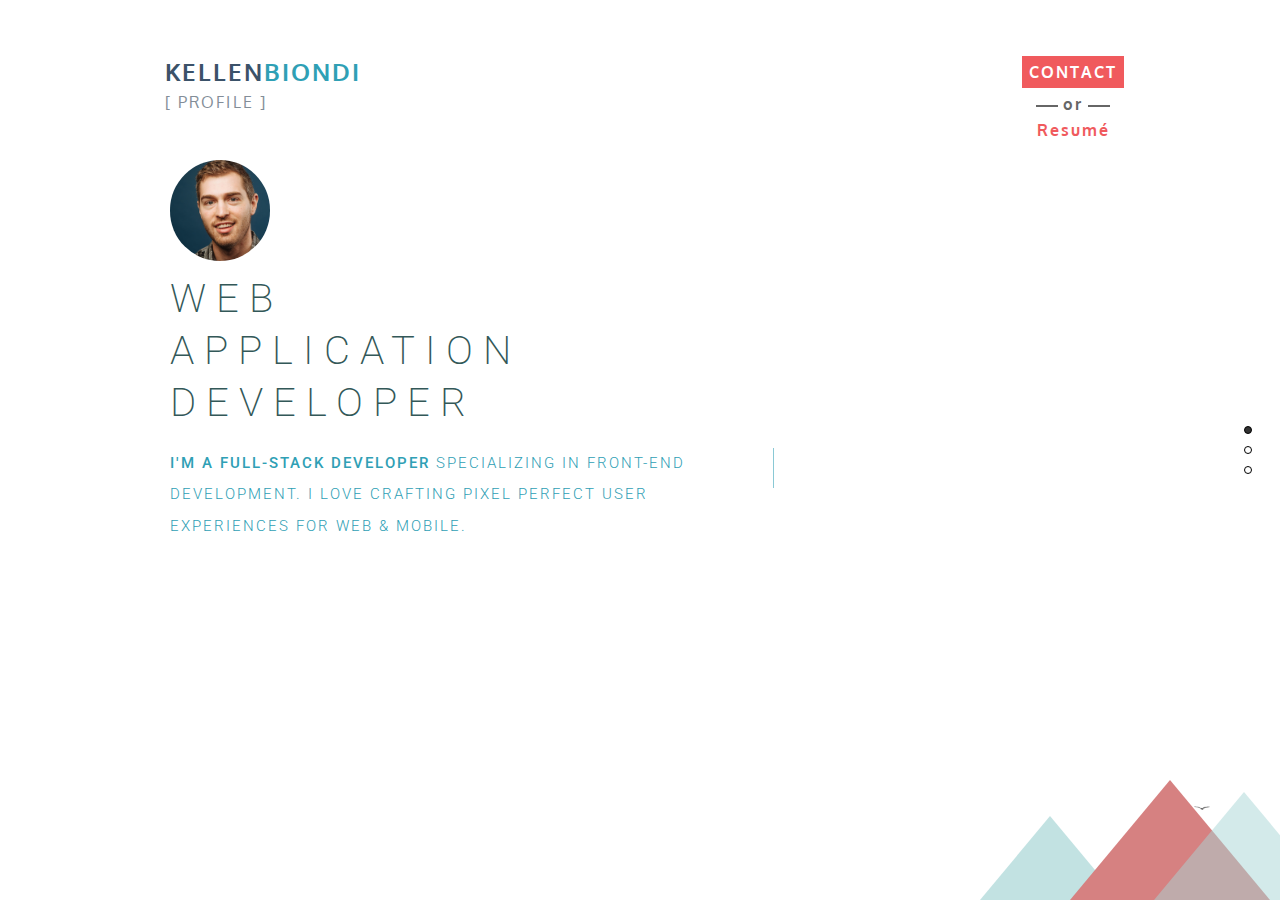
<file: portfolio/index.html>
<!DOCTYPE html>
<meta charset="utf-8">
<html lang="en">

<head>
    <link rel="icon" type="image/png" href="./img/favicon.ico">

    <meta charset="utf-8">
    <meta http-equiv="X-UA-Compatible" content="IE=edge">
    <meta name="viewport" content="width=device-width, initial-scale=1">
    <meta name="description" content="">
    <meta name="author" content="">

    <title>Kellen Biondi</title>

    <!-- Bootstrap Core CSS - Uses Bootswatch Flatly Theme: http://bootswatch.com/flatly/ -->
    <link href="css/bootstrap.min.css" rel="stylesheet">
    <link href="font-awesome-4.1.0/css/font-awesome.min.css" rel="stylesheet" type="text/css">

    <!-- pagepining.css -->
    <link rel="stylesheet" href="css/jquery.pagepiling.css">

    <!-- Custom CSS -->
    <link href="css/portfolio.css" rel="stylesheet">
    <link href="css/responsive-fonts.css" rel="stylesheet">
    <link href="css/spanize.css" rel="stylesheet">


</head>

<!-- <svg id="background-svg" width="600" height="600"></svg> -->
<script src="https://d3js.org/d3.v4.min.js"></script>
<!-- <script src="js/site-background-data.js"></script> -->
<!-- <script src="js/site-background.js"></script> -->
<!-- end background d3 -->

<body id="top">
    <div id="overlay"></div>
    <div id="pagepiling">
        <div id="contact-dropdown">
            <div class="info">
                <p><i class="fa fa-envelope" aria-hidden="true"></i> kellenbiondi@gmail.com</p>
                <div class="contact-ul-wrap">
                    <ul>
                        <li><a href="https://www.linkedin.com/in/kellenbiondi/"><i class="fa fa-liicon slinks" aria-hidden="true"></i></a></li>
                        <li><a href="https://github.com/kabiondi"><i class="fa fa-ghicon slinks" aria-hidden="true"></i></a></li>
                        <li><a href="https://codepen.io/kabiondi/"><i class="fa fa-cpicon slinks" aria-hidden="true"></i></a></li>
                    </ul>
                </div>
            </div>
            <div class="close-contact"><i class="fa fa-chevron-up" aria-hidden="true"></i></div>
        </div>
        <div class="header">
            <div id="top-left" class="fixed header">
                <div class="name">Kellen<span>Biondi</span></div>
                <div class="section-title title-animate">[ Profile ]</div>
            </div>
            <div id="top-right" class="fixed">
                <ul>
                    <li class="fill-btn contact-btn"><a href=""><span class="fill-span-outer"><span class="fill-span-inner">Contact</span></span></a></li>
                    <li><div class="menu-divider">or</div></li>
                    <li>
                        <a href="resume/index.html">Resumé</a>
                        <div class="underline"></div>
                    </li>
                </ul>
            </div>
        </div>
        <!-- MOUNTAINS -->
        <div class="mountain" id="mountain-1"></div>
        <div class="mountain" id="mountain-2"></div>
        <div class="mountain" id="mountain-3"></div>
        <img id="bird" src="img/bird.png">
        <!-- PROFILE SECTION -->
        <div id="profile-section" class="section">
            <div class="inner">
                <img class="profile-img" src="img/profile.png" />
                <div class="lead-text">
                    <h1 class="mast__title js-spanize">Web</h1>
                    <h1 class="mast__title js-spanize">Application</h1>
                    <h1 class="mast__title js-spanize">Developer</h1>
                </div>
                <div class="blurb">
                    <!-- <p><span>Kellen is a front end developer</span> with the skills you want in a lorem ipsum bootstrap making. Responsive design pixel perfect the attention to detail that blah</p> -->
                    <p><span>I'm a full-stack developer</span> specializing in front-end development. I love crafting pixel perfect user experiences for web & mobile.</p>
                    <div class="animate-divider"></div>
                </div>
            </div>
        </div>
        <!-- ABOUT SECTION -->
        <div id="about-section" class="section">
            <div class="inner right-align">
                <div class="lead-text reveal">
                    <h1 class="reveal-first">Creative</h1>
                    <h1 class="reveal-second">Positive</h1>
                    <h1 class="reveal-third">Intent</h1>
                </div>
                <div class="animate-divider"></div>
                <div class="blurb">
                    <!-- <p class="about-main">A JavaScript programmer, enthusiastic about building web applications, I am particularly interested in client-side development.</p> -->
                    <p class="about-main">There's a big difference between meeting minimum requirements and creating something beautiful</p>
                    <!-- <p class="about-extra">I'm a passionate musician and a beginner to film making. I love backpacking and creating. The ways people are affected by art and technology blah blah.</p> -->
                    <p class="about-extra">I'm always learning and seeking to improve. A truly special user experience depends on mastery of the handoff between content and UI.</p>
                </div>
                <div class=" blurb about-extra">I'm always learning and seeking to improve. A truly special user experience depends on mastery of the handoff between content and UI.</div>
            </div>
        </div>
        <!-- PORTFOLIO SECTION -->
        <div id="portfolio-section" class="section">
            <div class="inner">
                <div id="portfolio-content">
                    <div id="alternate-portfolio">
                        <div class="alternate-title"><span data-toggle="modal" data-target="#firstPortfolioItem">MovieDb</span></div>
                        <div class="alternate-title"><span data-toggle="modal" data-target="#secondPortfolioItem">CodePen</span></div>
                        <!-- <div class="alternate-title"><a href="https://codepen.io/collection/DPWjQq/">CodePen</a></div> -->
                        <div class="alternate-title"><span data-toggle="modal" data-target="#thirdPortfolioItem">Minesweeper</span></div>
                    </div>
                    <div class="portfolio-item left-item">
                        <button class="modal-open portfolio-overlay" data-toggle="modal" data-target="#firstPortfolioItem"></button>
                        <div class="portfolio-icon">+</div>
                        <h3 class="hover-only">MovieDb</h3>
                        <div class="portfolio-divider"></div>
                        <ul class="desc">
                            <li><span>Vue.js</span></li>
                            <li><span>IMDb API</span></li>
                        </ul>
                    </div>
                    <div class="portfolio-item center-item">
                        <button class="modal-open portfolio-overlay" data-toggle="modal" data-target="#secondPortfolioItem"></button>
                        <div class="portfolio-icon">+</div>
                        <h3>CodePen</h3>
                        <div class="portfolio-divider"></div>
                        <ul class="desc">
                            <li><span>Selected Pens</span></li>
                        </ul>
                    </div>
                    <div class="portfolio-item right-item">
                        <button class="portfolio-overlay" data-toggle="modal" data-target="#thirdPortfolioItem"></button>
                        <div class="portfolio-icon">+</div>
                        <h3 class="hover-only">Minesweeper</h3>
                        <div class="portfolio-divider"></div>
                        <ul class="desc">
                            <li><span>XP style</span></li>
                        </ul>
                    </div>
                </div>
                <div class="horizontal-line"></div>
                <div class="blurb">
                    <!-- <p><span>Kellen is a front end developer</span> with the skills you want in a lorem ipsum bootstrap making. Responsive design pixel perfect the attention to detail.</p> -->
                    <p><span>A few personal portfolio items.</span> I'm currently loving effortless state management and reactivity of Vue.js</p>
                </div>
            </div>
        </div>
        <!-- modals -->
        <div class="modal fade" id="firstPortfolioItem" tabindex="-1" role="dialog" aria-labelledby="exampleModalLabel" aria-hidden="true">
          <div class="modal-dialog" role="document">
            <div class="modal-content">
              <div class="modal-header">
                <h5 class="modal-title" id="exampleModalLabel">MovieDb</h5>
                <button type="button" class="close" data-dismiss="modal" aria-label="Close">
                  <span aria-hidden="true">&times;</span>
                </button>
              </div>
              <div class="modal-body">
                <div class="row">
                    <div class="col-sm-4 hidden-xs-down">
                        <img src="img/moviedb.png">
                    </div>
                    <div class="col-sm-8">
                        <h4 class="hidden-xs-down">MovieDb</h4>
                        <p>A Vue.js Webpack app that uses the IMDb API to get movie details. All of the scripts are writtin in Vue.js and the styling in SCSS. No jQuery. No Bootstrap. Just state-driven reactivity.</p>
                        <div class="demo-row center-child"><a href="http://kellenbiondi.com/MovieDB" class="fill-btn"><span class="fill-span-outer"><span class="fill-span-inner">Demo</span></span></a></div>
                        <div class="center-child"><a href="https://github.com/kabiondi/MovieDB" class="source-btn"><i class="fa fa-github slinks" aria-hidden="true"></i> View Source</a></div>
                    </div>
                </div>
              </div>
            </div>
          </div>
        </div>
        <div class="modal fade" id="secondPortfolioItem" tabindex="-1" role="dialog" aria-labelledby="exampleModalLabel" aria-hidden="true">
          <div class="modal-dialog" role="document">
            <div class="modal-content">
              <div class="modal-header">
                <h5 class="modal-title" id="exampleModalLabel">CodePen</h5>
                <button type="button" class="close" data-dismiss="modal" aria-label="Close">
                  <span aria-hidden="true">&times;</span>
                </button>
              </div>
              <div class="modal-body">
                <div class="row">
                    <div class="col-sm-4 hidden-xs-down">
                        <img src="img/lightcube.png">
                    </div>
                    <div class="col-sm-8">
                        <h4 class="hidden-xs-down">CodePen - Selected Pens</h4>
                        <p>Check out my CodePen. Examples of my experimentation with Web Audio API, CSS transform3d, FlexBox, Animations and other front-end tools.</p>
                        <div class="demo-row center-child"><a href="https://codepen.io/collection/DPWjQq/" class="fill-btn"><span class="fill-span-outer"><span class="fill-span-inner">Codepen</span></span></a></div>
                    </div>
                </div>
              </div>
            </div>
          </div>
        </div>
        <div class="modal fade" id="thirdPortfolioItem" tabindex="-1" role="dialog" aria-labelledby="exampleModalLabel" aria-hidden="true">
          <div class="modal-dialog" role="document">
            <div class="modal-content">
              <div class="modal-header">
                <h5 class="modal-title" id="exampleModalLabel">Minesweeper XP</h5>
                <button type="button" class="close" data-dismiss="modal" aria-label="Close">
                  <span aria-hidden="true">&times;</span>
                </button>
              </div>
              <div class="modal-body">
                <div class="row">
                    <div class="col-sm-4 hidden-xs-down">
                        <img src="img/minesweeper.png">
                    </div>
                    <div class="col-sm-8">
                        <h4 class="hidden-xs-down">Windows XP styled minesweeper</h4>
                        <p>The classic Windows minesweeper made in javascript. Styled to clone the Windows XP version because really, isn't that half the charm anyway?</p>
                        <div class="demo-row center-child"><a href="http://kellenbiondi.com/javascript-mine-puzzle/" class="fill-btn"><span class="fill-span-outer"><span class="fill-span-inner">Demo</span></span></a></div>
                        <div class="center-child"><a href="https://github.com/kabiondi/javascript-mine-puzzle" class="source-btn"><i class="fa fa-github slinks" aria-hidden="true"></i> View Source</a></div>
                    </div>
                </div>
              </div>
            </div>
          </div>
        </div>
        <!-- <div class="modal-backdrop"></div> -->

    <!-- jQuery -->
    <script src="js/jquery.js"></script>

    <!-- Bootstrap Core JavaScript -->
    <script src="js/bootstrap.min.js"></script>

    <!-- jquery.pagepiling.min.js -->
    <script src="js/jquery.pagepiling.min.js"></script>

    <!-- portfolio.js -->
    <script type="text/javascript" src="js/portfolio.js"></script>

    <script>
    var headerTitle = $('#pagepiling .header .title-animate');

    $(function() {
        $('#pagepiling .header .title-animate').text('[ PROFILE ]');
        animateHeader('#pagepiling .header .title-animate');
        animateLine('#profile-section', 2000);
        animateOverlay();
        showContact();
        closeOnClickAway();
    });

    // Pagepiling script
    $(function() {
        $('#pagepiling').pagepiling({
            sectionsColor: ['#fff','#efefef','#fff'],
            verticalCentered: false,
            direction: 'horizontal',
            menu: '#myMenu',
            onLeave: function(index, nextIndex, direction) {
                fadeOutHeader('#pagepiling .header .title-animate');
                $('.mountain').removeClass('parallax-about parallax-portfolio');
                $('#bird').removeClass('parallax-about parallax-portfolio');
                if(nextIndex == 2) {
                    $('.mountain').addClass('parallax-about');
                    $('#bird').addClass('parallax-about');
                }
                if(nextIndex == 3) {
                    $('.mountain').addClass('parallax-portfolio');
                    $('#bird').addClass('parallax-portfolio');
                }
            },
            afterLoad: function(anchorLink, index){
                //using index
                if(index == 1){
                    headerTitle.text('[ PROFILE ]');
                    animateHeader('#pagepiling .header .title-animate');
                }
                if(index == 2){
                    animateLine('#about-section', 2500);
                    headerTitle.text('[ ABOUT ME ]');
                    animateHeader('#pagepiling .header .title-animate');
                    revealText('.reveal-first', 0);
                    revealText('.reveal-second', 900);
                    revealText('.reveal-third', 1800);
                }
                if(index == 3){
                    animateHorizontal();
                    headerTitle.text('[ PORTFOLIO ]');
                    animateHeader('#pagepiling .header .title-animate');
                }
            }
        });
    });


    // Spanize script

    $(function() {
      var s,
      spanizeLetters = {
        settings: {
          letters: $('.js-spanize'),
        },
        init: function() {
          s = this.settings;
          this.bindEvents();
        },
        bindEvents: function(){
          s.letters.html(function (i, el) {
            //spanizeLetters.joinChars();
            var spanizer = $.trim(el).split("");
            return '<span>' + spanizer.join('</span><span>') + '</span>';
          });
        },
      };
      spanizeLetters.init();
      });
    </script>
</body>

</html>
</file>
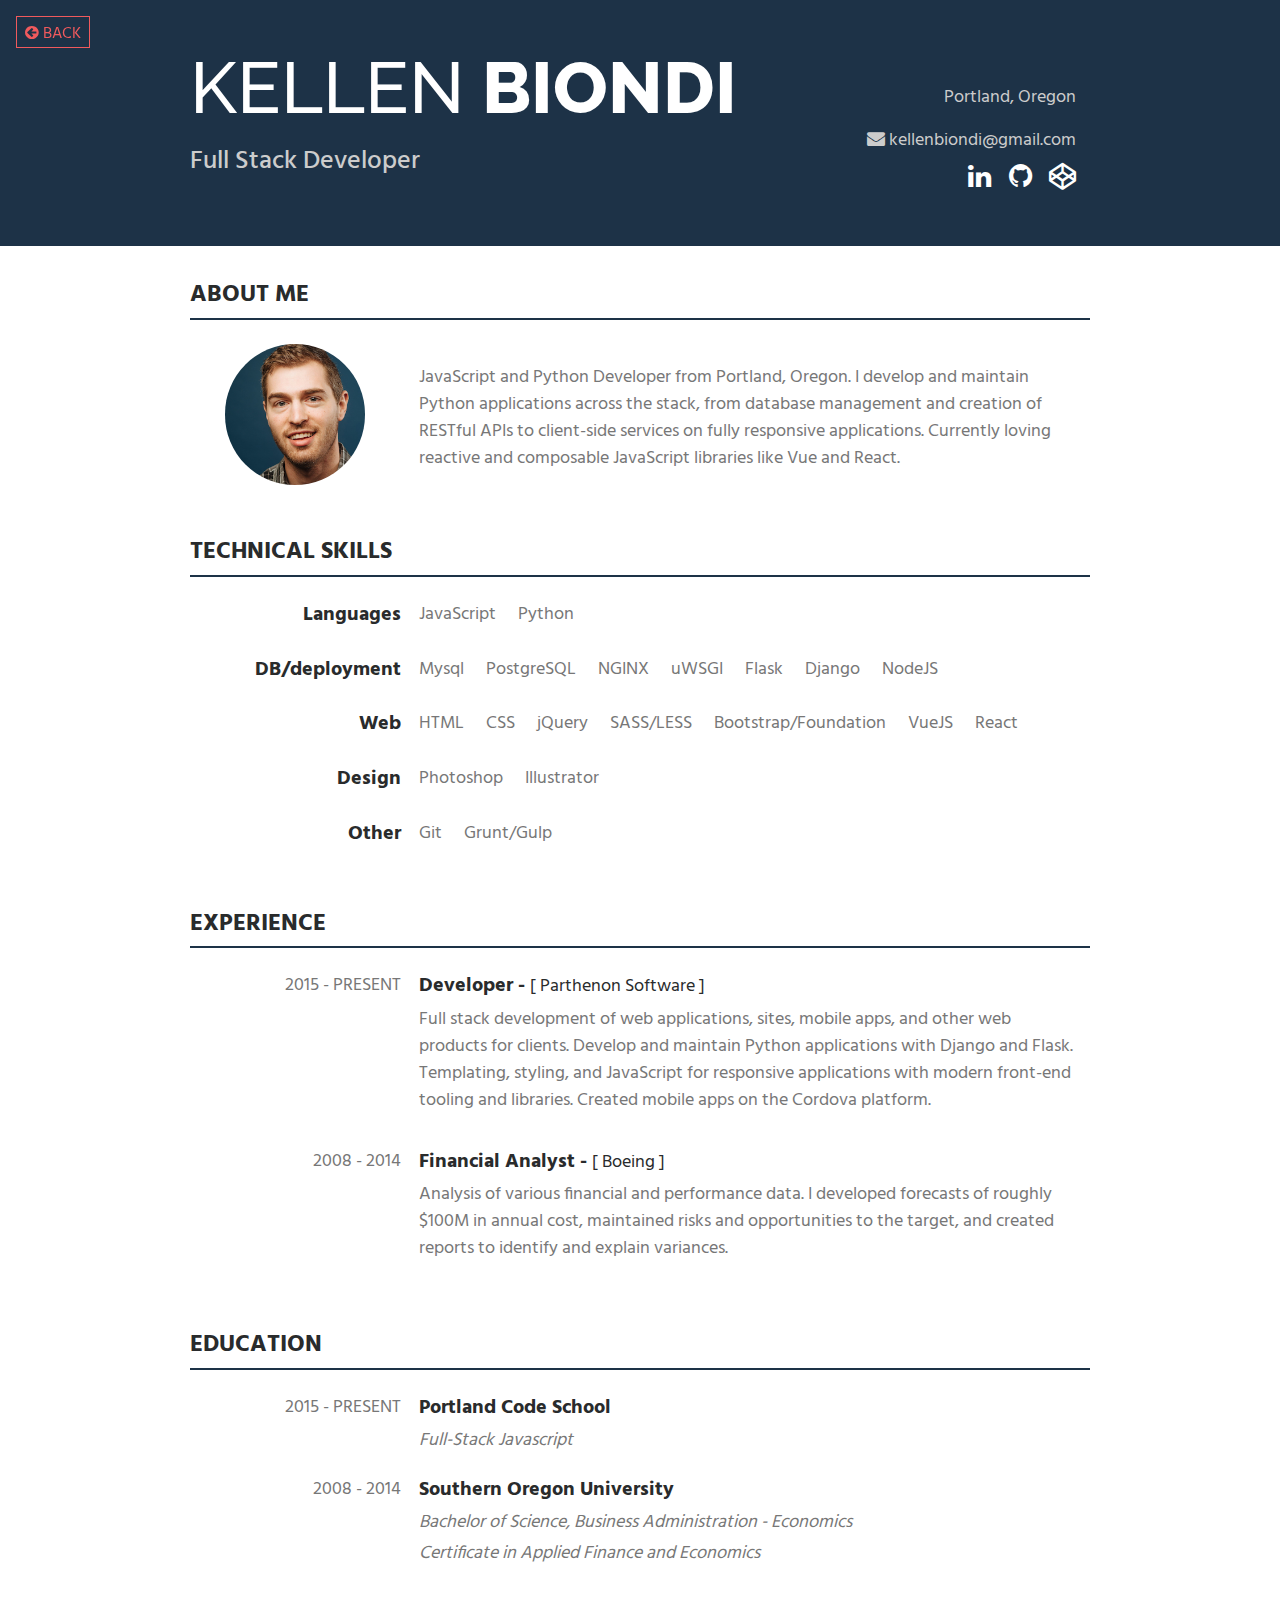
<file: portfolio/resume/index.html>
<!DOCTYPE html>
<html lang="en">

<head>
    <link rel="icon" type="image/png" href="../img/favicon.ico">

    <meta charset="utf-8">
    <meta http-equiv="X-UA-Compatible" content="IE=edge">
    <meta name="viewport" content="width=device-width, initial-scale=1">
    <meta name="description" content="">
    <meta name="author" content="">

    <title>Kellen Biondi</title>

    <!-- Bootstrap Core CSS - Uses Bootswatch Flatly Theme: http://bootswatch.com/flatly/ -->
    <link href="../css/bootstrap.min.css" rel="stylesheet">
    <link href="../font-awesome-4.1.0/css/font-awesome.min.css" rel="stylesheet" type="text/css">

    <!-- pagepining.css -->
    <!-- <link rel="stylesheet" href="../css/jquery.pagepiling.css"> -->

    <!-- Custom CSS -->
    <!-- <link href="../css/portfolio.css" rel="stylesheet"> -->
    <link href="../css/resume.css" rel="stylesheet">

</head>

<body>
    <a href="../index.html"><div id="return-home"><i class="fa fa-arrow-circle-left" aria-hidden="true"></i></div></a>
    <div class="resume-header">
        <div class="header-inner">
            <div class="resume-left">
                <h1>Kellen <span>Biondi</span></h1>
                <h4>Full Stack Developer</h4>
            </div>
            <div class="resume-right">
                <p>Portland, Oregon</p>
                <p><i class="fa fa-envelope" aria-hidden="true"></i> kellenbiondi@gmail.com</p>
                <a href="https://www.linkedin.com/in/kellenbiondi/"><i class="fa fa-liicon slinks" aria-hidden="true"></i></a>
                <a href="https://github.com/kabiondi"><i class="fa fa-ghicon slinks" aria-hidden="true"></i></a>
                <a href="https://codepen.io/kabiondi/"><i class="fa fa-cpicon slinks" aria-hidden="true"></i></a>
            </div>
        </div>
    </div>
    <div class="resume-container">
        <div class="resume-section about-section">
            <div class="section-title">About Me</div>
            <div class="section-row">
                <div class="resume-section-left">
                    <img class="profile-img" src="../img/profile.png" />
                </div>
                <div class="resume-section-right" style="padding-top:20px;">
                    <span>JavaScript and Python Developer from Portland, Oregon. I develop and maintain Python applications across the stack, from database management and creation of RESTful APIs to client-side services on fully responsive applications. Currently loving reactive and composable JavaScript libraries like Vue and React.</span>
                </div>
            </div>
        </div>
        <div class="resume-section tech-section">
            <div class="section-title">Technical Skills</div>
            <div class="section-row">
                <div class="resume-section-left">
                    <p><strong>Languages</strong></p>
                </div>
                <div class="resume-section-right">
                    <span>JavaScript</span>
                    <span>Python</span> 
                </div>
            </div>
            <div class="section-row">
                <div class="resume-section-left">
                    <p><strong>DB/deployment</strong></p>
                </div>
                <div class="resume-section-right">
                    <span>Mysql</span>
                    <span>PostgreSQL</span>
                    <span>NGINX</span>
                    <span>uWSGI</span>
                    <span>Flask</span>
                    <span>Django</span>
                    <span>NodeJS</span>
                </div>
            </div>
            <div class="section-row">
                <div class="resume-section-left">
                    <p><strong>Web</strong></p>
                </div>
                <div class="resume-section-right">
                    <span>HTML</span>
                    <span>CSS</span>
                    <span>jQuery</span>
                    <span>SASS/LESS</span>
                    <span>Bootstrap/Foundation</span>
                    <span>VueJS</span>
                    <span>React</span>
                </div>
            </div>
            <div class="section-row">
                <div class="resume-section-left">
                    <p><strong>Design</strong></p>
                </div>
                <div class="resume-section-right">
                    <span>Photoshop</span>
                    <span>Illustrator</span>
                </div>
            </div>
            <div class="section-row">
                <div class="resume-section-left">
                    <p><strong>Other</strong></p>
                </div>
                <div class="resume-section-right">
                    <span>Git</span>
                    <span>Grunt/Gulp</span>
                </div>
            </div>
        </div>
        <div class="resume-section">
            <div class="section-title">Experience</div>
            <div class="section-row">
                <div class="resume-section-left">
                    <span>2015 - PRESENT</span>
                </div>
                <div class="resume-section-right">
                    <p class="section-header"><strong>Developer - </strong>[ Parthenon Software ]</p>
                    <p><span>Full stack development of web applications, sites, mobile apps, and other web products for clients. Develop and maintain Python applications with Django and Flask. Templating, styling, and JavaScript for responsive applications with modern front-end tooling and libraries. Created mobile apps on the Cordova platform.</span></p>
                </div>
            </div>
            <div class="section-row">
                <div class="resume-section-left">
                    <span>2008 - 2014</span>
                </div>
                <div class="resume-section-right">
                    <p class="section-header"><strong>Financial Analyst - </strong>[ Boeing ]</p>
                    <p><span>Analysis of various financial and performance data. I developed forecasts of roughly $100M in annual cost, maintained risks and opportunities to the target, and created reports to identify and explain variances.</span></p>
                </div>
            </div>
        </div>
        <div class="resume-section education-section">
            <div class="section-title">Education</div>
            <div class="section-row">
                <div class="resume-section-left">
                    <span>2015 - PRESENT</span>
                </div>
                <div class="resume-section-right">
                    <p class="section-header"><strong>Portland Code School</strong></p>
                    <p><i>Full-Stack Javascript</i></p>
                </div>
            </div>
            <div class="section-row">
                <div class="resume-section-left">
                    <span>2008 - 2014</span>
                </div>
                <div class="resume-section-right">
                    <p class="section-header"><strong>Southern Oregon University</strong></p>
                    <p><i>Bachelor of Science, Business Administration - Economics</i></p>
                    <p><i>Certificate in Applied Finance and Economics</i></p>
                </div>
            </div>
        </div>
    </div>


    <!-- jQuery -->
    <script src="../js/jquery.js"></script>

    <!-- Bootstrap Core JavaScript -->
    <script src="../js/bootstrap.min.js"></script>

</body>

</html>
</file>
<file: portfolio/css/portfolio.css>
/*@import url('https://fonts.googleapis.com/css?family=Muli:100,200,300,400,500,600');*/
@import url('https://fonts.googleapis.com/css?family=Montserrat:100,200,300,400,500,600');
@import url('https://fonts.googleapis.com/css?family=Poppins:100,200,300,400,500,600');
/*@import url('https://fonts.googleapis.com/css?family=Khula:100,200,300,400,500,600');*/

@import url('https://fonts.googleapis.com/css?family=Cabin');
/*@import url('https://fonts.googleapis.com/css?family=Source+Sans+Pro');*/
/*@import url('https://fonts.googleapis.com/css?family=Maven+Pro');*/
@import url('https://fonts.googleapis.com/css?family=Oxygen');
@import url('https://fonts.googleapis.com/css?family=Roboto:300,500');
/*@import url('https://fonts.googleapis.com/css?family=Dosis:300,400,500,600,700,800');*/
@import url('https://fonts.googleapis.com/css?family=Kanit:700');
@font-face {
    font-family: 'Glyphicons Halflings';
    src: url('../fonts/glyphicons-halflings-regular.eot');
    src: url('../fonts/glyphicons-halflings-regular.eot?#iefix') format('embedded-opentype'), url('../fonts/glyphicons-halflings-regular.woff') format('woff'), url('../fonts/glyphicons-halflings-regular.ttf') format('truetype'), url('../fonts/glyphicons-halflings-regular.svg#glyphicons-halflingsregular') format('svg');
}
@font-face {
    font-family: 'Font Awesome';
    src: url('../font-awesome-4.1.0/fonts/fontawesome-webfont.eot');
    src: url('../font-awesome-4.1.0/fonts/fontawesome-webfont.eot?#iefix') format('embedded-opentype'), url('../font-awesome-4.1.0/fonts/fontawesome-webfont.woff') format('woff'), url('../font-awesome-4.1.0/fonts/fontawesome-webfont.ttf') format('truetype'), url('../font-awesome-4.1.0/fonts/fontawesome-webfont.svg#fontawesomeregular') format('svg');
}

html {
  overflow: hidden;
}
body, h1, h2, h3, h4, h5, h6 {
  font-family: 'Roboto';
  text-transform: uppercase;
  font-weight: 300;
  letter-spacing: 2px;
}
a {
  color: #2fa0b5;
}
a:hover {
  color: #217382;
}
.fa-liicon:before {
  content: "\f0e1";
}
.fa-ghicon:before {
  content: "\f09b";
}
.fa-cpicon:before {
  content: "\f1cb";
}
.center-child {
  text-align: center;
}
.mountain {
  position: absolute;
  bottom: 0;
  z-index: 6;
  opacity: 0.99;
  border-bottom-color: #a8d6d5;
  -webkit-transition: all 1000ms cubic-bezier(0.350, 0.085, 0.300, 0.990);
  transition: all 1000ms cubic-bezier(0.350, 0.085, 0.300, 0.990);
}
#mountain-1 {
  right: 160px;
  border: 70px solid transparent;
  border-bottom: 84px solid #a8d6d5;
  opacity: 0.7;
}
#mountain-1.parallax-about {
  border-bottom-color: #6bc1bf;
  right: 190px;
}
#mountain-1.parallax-portfolio {
  /*border-bottom-color: #ceb33f;*/
  right: 220px;
}
#mountain-2 {
  right: 10px;
  border: 100px solid transparent;
  border-bottom: 120px solid #d68080;
}
#mountain-2.parallax-about {
  border-bottom-color: #6bc1bf;
  right: 60px;
}
#mountain-2.parallax-portfolio {
  /*border-bottom-color: #ceb33f;*/
  right: 110px;
}
#mountain-3 {
  right: 0;
  border: 90px solid transparent;
  border-bottom: 108px solid #a8d6d5;
  transform: translateX(30%);
  opacity: 0.5;
}
#mountain-3.parallax-about {
  border-bottom-color: #6bc1bf;
  right: 15px;
}
#mountain-3.parallax-portfolio {
  /*border-bottom-color: #ceb33f;*/
  right: 30px;
}
#bird {
  position: absolute;
  bottom: 90px;
  right: 70px;
  z-index: 6;
  width: 16px;
  opacity: 0.6;
  -webkit-transition: all 1000ms cubic-bezier(0.350, 0.085, 0.300, 0.990);
  transition: all 1000ms cubic-bezier(0.350, 0.085, 0.300, 0.990);
}
#bird.parallax-about {
  right: 80px;
}
#bird.parallax-portfolio {
  right: 90px;
}
#overlay {
  position: absolute;
  left: 0;
  right: 0;
  top: 0;
  bottom: 0;
  background-color: white;
  z-index: 6;
}
#contact-dropdown {
  position: absolute;
  padding-top: 2em;
  color: #fff;
  letter-spacing: 1px;
  z-index: 10;
  top: 0;
  right: 6%;
  background-color: #2fa0b5;
  text-transform: none;
  opacity: 0;
  -webkit-transform: translateY(-101%);
  transform: translatYe-101%);
  -webkit-transition: transform .5s, opacity .5s ease;
  transition: transform .5s, opacity .5s ease;
}
#contact-dropdown .info {
  padding: 1em 2em;
  text-align: center;
}
#contact-dropdown .contact-ul-wrap {
  text-align: center;
}
#contact-dropdown ul {
  padding: 0;
  display: inline-block;
}
#contact-dropdown ul li {
  display: inline-block;
  margin: 0.5em;
}
#contact-dropdown .slinks {
  font-size: 190%;
  cursor: pointer;
  color: #fff;
  -webkit-transition: color .5s ease;
  transition: color .5s ease;
}
#contact-dropdown .slinks:hover {
 color: #f05a5d;
}
#contact-dropdown.show-contact {
  opacity: 1;
  -webkit-transform: translate(0);
  transform: translate(0);
}
#contact-dropdown .close-contact {
  color: #2fa0b5;
  text-transform: uppercase;
  font-weight: 400;
  background-color: #fff;
  border: 1px solid #ccc;
  border-top: none;
  cursor: pointer;
  text-align: center;
  padding: 1em;
}
#contact-dropdown .close-contact:hover {
  border-color: #2fa0b5;
}
#contact-dropdown .close-contact i {
  transform: rotate(180deg);
  -webkit-transition: transform .2s;
  transition: transform .2s;
}
#contact-dropdown .close-contact:hover i {
  transform: none;
}
.header {
  margin: 0 auto;
  width: 90%;
  max-width: 970px;
  font-family: 'Oxygen';
  font-weight: 600;
}
.header .name {
  color: #3b5269;
  font-size: 24px;
}
.header span {
  color: #2fa0b5;
}
.header .section-title {
  font-weight: 400;
  font-size: 16px;
  opacity: .5;
  color: #2c3e50;
}
.header .section-title.title-animate {
  letter-spacing: 5px;
  opacity: 0;
}
.fixed {
  /*position: fixed;*/
  position: absolute;
  z-index: 9;
  top: 6%;
}
.fixed#top-left {
  padding-top: 0;
  padding-left: 10px;
}
.fixed#top-right {
  top: 6%;
  right: 12%;
}
.fixed ul {
  list-style-type: none;
}
.fixed ul li {
  text-align: center;
  margin: 2px;
  /*padding: 3px 0;*/
  font-weight: 600;
}
.fixed ul li.contact-btn {
  border-color: #f05a5d;
  background-color: #f05a5d;
  border: none;
  padding: 0.25em 0.45em;
}
.fixed ul li.contact-btn .fill-span-inner {
  color: #fff;
}
/*.fixed ul li:first-of-type {
  min-width: 100px;
  background-color: #f05a5d;
  border: 1px solid #f05a5d;
  color: #fff;
  margin-bottom: 6px;
  -webkit-transition: color .4s, background-color .4s, border-color .4s ease-in;
  transition: color .4s, background-color .4s, border-color .4s ease-in;
}*/
.fixed ul li:hover {
  color: #232323;
  /*background-color: transparent;*/
  cursor: pointer;
  /*border-color: #ddd;*/
}
.fixed ul li:last-of-type {
  text-transform: none;
  color: #f05a5d;
}
.underline {
  display: block;
  height: 3px;
  width: 68px;
  background-color: #666;
  opacity: 0;
  margin: 0 auto;
  -webkit-transition: opacity .4s linear;
  transition: opacity .4s linear;
}
.fixed ul li:hover .underline {
  opacity: 1;
}
.menu-divider:before, .menu-divider:after {
  content: '';
  width: 22px;
  height: 2px;
  background-color: #666;
  display: inline-block;
  vertical-align: middle;
  margin-right: 5px;
}
.menu-divider:after {
  margin-right: 0;
  margin-left: 5px;
}
.fixed ul li a {
  color: inherit;
  text-decoration: none;
}
.menu-divider {
  color: #666;
  text-transform: none;
}

h1 {
  /*font-family: 'Poppins';*/
  text-transform: uppercase;
  font-weight: 200;
  letter-spacing: 10px;
  color: #335858;
}
.reveal h1 {
  opacity: 0;
}
a {
  /*color: #46bde2;*/
  text-decoration: none;
}

.profile-img {
  width: 100px;
  border-radius: 50px;
  margin-bottom: 16px;
}

#pagepiling .inner {
  z-index: 5;
  width: 90%;
  padding-right: 15px;
  padding-left: 15px;
  padding-top: 10em;
  max-width: 970px;
  margin: 0 auto;
}

.blurb {
  width: 96%;
  max-width: 660px;
  padding: 1em 3em 0 0;
  font-size: 15px;
  line-height: 2.1;
}
#about-section {
  background: radial-gradient(ellipse at top, #ffffff 0%, #d4d4d4 100%);
}
#profile-section .blurb p {
  display: inline-block;
  width: 97%;
  color: #2fa0b5;
  padding-right: 0.5em;
}
.blurb p span {
  font-weight: 500;
}

#pagepiling .inner.right-align {
  margin-top: 6em;
}

.right-align .blurb {
  vertical-align: top;
  width: 62%;
  max-width: 580px;
  /*min-height: 160px;*/
  display: inline-block;
  padding: 0;
  padding-left: 1.5em;
  border-right: none;
}
.right-align .blurb p.about-main {
  font-weight: 500;
  color: #2fa0b5;
}
.right-align .blurb.about-extra {
  display: none;
  width: 100%;
  max-width: none;
  margin-top: 2em;
  line-height: 1.7;
  padding: 0 3em 0 4em;
}
.animate-divider {
  display: inline-block;
  width: 1px;
  height: 1px;
  border-left: 1px solid #2fa0b5;
  vertical-align: top;
  opacity: .25;
}
.horizontal-line {
  display: inline-block;
  width: 30px;
  height: 1px;
  border-top: 1px solid #2fa0b5;
  vertical-align: top;
  opacity: .25;
}
.right-align .header {
  margin-bottom: 130px;
}

.right-align h1 {
  text-align: right;
}

#about-section .lead-text {
  padding-top: .3em;
  display: inline-block;
}
#about-section .lead-text > h1:first-of-type {
  margin-top: 0;
}
#portfolio-content {
  padding-top: 2.5em;
  padding-bottom: 1.8em;
}
#portfolio-section .blurb {
  padding-top: 0.2em;
}
#portfolio-content .alternate-title span {
  cursor: pointer;
}
#portfolio-content .alternate-title span:hover {
  color: #217382;
}
#portfolio-content .alternate-title a {
  text-decoration: none;
}
.left-item {
  background: url(../img/moviedb.png) no-repeat;
}
.center-item {
  background: url(../img/lightcube.png) no-repeat;
}
.right-item {
  background: url(../img/minesweeper.png) no-repeat;
}
#alternate-portfolio {
  display: none;
}
.portfolio-item {
  box-shadow: 0 0 10px 2px rgba(0, 0, 0, 0.3), 0 0 10px 2px rgba(0, 0, 0, 0.1);
  overflow: hidden;
  cursor: pointer;
  position: relative;
  /*border-radius: 3px;*/
  display: inline-block;
  width: 28%;
  margin: 0 2%;
  vertical-align: top;
  background-size: 100%;
/*  -webkit-transition: background-size .7s ease-in-out, background-position .7s ease-in-out;
  transition: background-size .7s ease-in-out, background-position .7s ease-in-out;*/
}
.portfolio-item:hover {

}
#portfolio-content .portfolio-item:first-of-type {
  margin-left: 0;
}
.portfolio-item:after {
  content: " ";
  display: block; 
  width: 100%;
  padding-top: 100%;
  opacity: 0;
  transition: opacity 0.5s;
  -webkit-transition: opacity 0.5s;
}
.portfolio-item:hover:after {
  background-color: #000;
  opacity: 0.5;
}
.portfolio-item h3 {
  width: 100%;
  position: absolute;
  font-weight: 700;
  font-size: 24px;
  letter-spacing: 1px;
  font-family: 'Montserrat';
  opacity: 0.8;
  color: #fff;
  /*text-transform: none;*/
  bottom: 0em;
  left: 0em;
  margin: 0;
  padding: 0.5em 0 0.5em 0.5em;
  transition: padding-left .3s;
  -webkit-transition: padding-left .3s;
  /*background-color: #2fa0b5;*/
  /*opacity: 0.4;*/
}
.portfolio-item h3.hover-only {
  opacity: 0;
}
.portfolio-item:hover h3 {
  display: block;
  padding-left: 1.5em;
  bottom: 1.9em;
  z-index: 2;
  opacity: 1;
}
/*.portfolio-item.left-item h3 {
  color: #666;
}*/
/*.portfolio-item.hexasynth h3 {
  color: #2fa0b5;
}
.portfolio-item.minesweeper h3 {
  color: #f05a5d;
}*/
.portfolio-item:hover h3,
.portfolio-item.hexasynth:hover h3,
.portfolio-item.minesweeper:hover h3 {
  color: #fff;
}
.portfolio-item .portfolio-icon {
  display: none;
  z-index: 2;
  font-size: 16px;
  /*font-family: 'Font Awesome';*/
/*  font-family: 'Muli';
  font-family: 'Montserrat';
  font-family: 'Poppins';
  font-family: 'Khula';*/
  font-family: 'Cabin';
/*  font-family: 'Oxygen';
  font-family: 'Roboto';
  font-family: 'Kanit';*/
  font-weight: 800;
  position: absolute;
  /*background-color: #fff;*/
  /*color: #2fa0b5;*/
  color: #fff;
  font-size: 260px;
  opacity: 0.4;
  /*width: 30px;*/
  /*height: 30px;*/
  /*border-radius: 30px;*/
  /*line-height: 30px;*/
  text-align: center;
  left: 50%;
  top: 30%;
  transform: translate(-50%, -50%);
}
.portfolio-item:hover .portfolio-icon {
  display: inline;
}
.portfolio-item .portfolio-divider {
  position: absolute;
  z-index: 2;
  bottom: 0.2em;
  display: inline-block;
  background-color: #f05a5d;
  width: 0;
  height: 3px;
  margin-left: 8%;
  margin-right: 1em;
  transition: width 0.3s ease;
  -webkit-transition: width 0.3s ease;
}
.portfolio-item:hover .portfolio-divider {
  width: 84%;
  bottom: 3em;
}
.portfolio-item ul.desc {
  position: absolute;
  color: #2fa0b5;
  /*padding-left: 0;*/
  bottom: 0;
  margin-left: 100%;
  margin-bottom: 0.5em;
  width: 100%;
  opacity: 0;
  z-index: 2;
  transition: margin-left 0.3s, opacity 0.1s;
  -webkit-transition: margin-left 0.3s, opacity 0.1s;
  /*background-color: #fff;*/
  /*border-bottom-left-radius: 50px;*/
  /*padding-left: 0.5em;*/
  padding: 0.2em 0.5em;


  /*z-index: -1;*/
}
.portfolio-item:hover ul.desc {
  margin-left: 1.5em;
  opacity: 1;
}
.portfolio-item ul.desc li {
  background-color: #fff;
  display: inline-block;
  transform: skewX(-25deg);
  transform-origin: 100%;
}
.portfolio-item ul.desc li span {
  font-family: 'Oxygen';
  display: block;
  font-size: 10px;
  letter-spacing: 1px;
  padding: 0.7em 1em;
  transform: skewX(25deg);
  transform-origin: 100%;
}
.portfolio-overlay {
  cursor: pointer;
  position: absolute;
  top: 0;
  bottom: 0;
  width: 100%;
  background-color: transparent;
  border: none;
  z-index: 3;
}
/*.modal-backdrop {
  display: none;
  position: fixed;
  opacity: 0;
  transition: opacity 1s;
  -webkit-transition: opacity 1s;
}
.modal-open .modal-backdrop {
  display: block;
  opacity: 0.5;
}*/
#pagepiling .modal {
  position: absolute;
}
.modal-backdrop {
  background: radial-gradient(ellipse at top, #033d94 0%, #090A0F 100%);
}
.modal-backdrop.show {
  opacity: 0.8;
}
.modal-body img {
  width: 100%;
}
.modal-body h4 {
  /*font-family: Muli;*/
  font-family: Montserrat;
  /*font-family: Poppins;*/
  /*font-family: Khula;*/
  /*font-family: Cabin;*/
/*  font-family: Oxygen;
  font-family: Roboto;*/
  /*text-transform: none;*/
  color: #2fa0b5;
  letter-spacing: 1px;
  margin-bottom: 0.8em;
  padding-right: 20px;
}
.modal-dialog {
  color: #374d69;
}
.modal-header {
  border-color: #a3d0d8;
}
.modal-header .close {
  color: #bbb;
  border: 2px solid #bbb;
  border-radius: 2px;
  width: 28px;
  height: 28px;
  background-color: #fff;
  position: relative;
  text-shadow: none;
  margin-bottom: 4px;
  margin-top: 4px;
  transform: translate(0, 0);
  -webkit-transition: all 0.1s ease;
  transition: all 0.1s ease;
}
.modal-header .close span {
  position: absolute;
  top: 0;
  transform: translate(-50%, -5%);
  -webkit-transition: all 0.1s ease;
  transition: all 0.1s ease;
}
.modal-header .close:hover {
  height: 32px;
  width: 32px;
  margin-bottom: 0;
  background-color: #f05a5d;
  border-color: #f05a5d;
  color: #fff;
  transform: translate(7%, -2%);
  opacity: 1;
}
.modal-header .close:hover span {
  transform: translate(-50%, 0%);
}
.modal-title {
  /*font-family: Muli;*/
  font-family: Montserrat;
/*  font-family: Poppins;
  font-family: Khula;
  font-family: Cabin;
  font-family: Oxygen;
  font-family: Roboto;*/
  font-weight: 400;
}
.modal-dialog p {
  font-family: Montserrat;
  font-weight: 300;
  text-transform: none;
  letter-spacing: 1px;
  color: #888;
  padding-right: 20px;
}
.modal-content {
  border-radius: 2px;
}
.demo-row {
  margin-bottom: 1em;
  margin-top: 2em;
}
.demo-row a:hover,
.demo-row a:focus {
  color: #2fa0b5;
}
.demo-row .fill-btn {
  padding: 0.5em 3em;
  border-radius: 2px;
}

/* BUTTONS */

.fill-btn {
  position: relative;
  display: inline-block;
  /*width: 10em;*/
  text-align: center;
  margin: 0 auto;
  border: 2px solid #2fa0b5;
  padding: 0.2em 0.4em;
  /*border-radius: 2px;*/
  text-decoration: none;
  font-weight: 500;
}
.fill-btn:hover:before {
  transform-origin: center bottom;
  -webkit-transition: transform .25s ease;
  transition: transform .25s ease;
  transform: scale3d(1, 1, 1);
}
.fill-btn:before {
  content: '';
  background-color: #2fa0b5;
  transform: scale3d(1, 0, 1);
  -webkit-transition: transform .25s ease;
  transition: transform .25s ease;
  transform-origin: center bottom;
  position: absolute;
  top: 0;
  right: 0;
  width: 100%;
  height: 100%;
}
.fill-span-inner {
  position: relative;
  transition: color .25s ease;
  -webkit-transition: color .25s ease;
}
a:hover .fill-span-inner {
  color: #fff;
}
.modal-body .source-btn {
  text-align: center;
  text-decoration: none;
  text-transform: none;
  font-family: Poppins;
  font-weight: 400;
  font-size: 15px;
}

@media (max-width: 900px) {
  .header {
    width: 96%;
  }
  #pagepiling .inner {
    width: 96%;
  }
}
@media (max-width: 850px) {
  #contact-dropdown {
    right: 5%;
  }
  .right-align .blurb {
    width: 29em;
  }
  .right-align .blurb p.about-extra {
    display: none;
    margin: 0;
  }
  .right-align .blurb.about-extra {
    display: block;
  }
}

@media (max-width: 750px) {
  .right-align .blurb.about-extra {
    padding-left: 3.5em;
  }
}

@media (max-width: 740px) {
  #portfolio-content .portfolio-item,
  #portfolio-content .portfolio-item:first-of-type {
    display: block;
    height: 70px;
    margin: 7px 0;
    width: 70px;
  }
  .portfolio-item h3,
  .portfolio-item .portfolio-divider,
  .portfolio-item ul.desc {
    display: none;
  }
  .portfolio-item:hover h3 {
    display: none;
  }
  .portfolio-item:hover .portfolio-icon {
    display: none;
  }
  #alternate-portfolio {
    display: block;
    position: absolute;
    left: 7.5em;
  }
  #alternate-portfolio .alternate-title {
    color: #2fa0b5;
    font-family: 'Kanit';
    height: 77px;
    margin-top: 0;
    padding: 27px 0 0;
    font-size: 20px;
  }
  .mountain {
    bottom: -60px;
  }
  #mountain-1 {
    right: 90px;
    opacity: 0.7;
  }
  #mountain-1.parallax-about {
    right: 97px;
  }
  #mountain-1.parallax-portfolio {
    right: 104px;
  }
  #mountain-2 {
    right: 0px;
  }
  #mountain-2.parallax-about {
    right: 10px;
  }
  #mountain-2.parallax-portfolio {
    right: 20px;
    opacity: 0.5;
  }
  #mountain-3 {
    right: 0;
    opacity: 0.5;
  }
  #mountain-3.parallax-about {
    right: 7px;
  }
  #mountain-3.parallax-portfolio {
    right: 14px;
  }
  #bird {
    bottom: 50px;
    right: 70px;
    width: 14px;
  }
  #bird.parallax-about {
    right: 75px;
  }
  #bird.parallax-portfolio {
    right: 80px;
  }
}

@media (max-width: 700px) {
  .fixed#top-right {
    right: 5%;
  }
  .right-align .blurb {
    padding-left: 0.6em;
  }
}

@media (max-width: 630px) {
  #contact-dropdown {
    right: 4%;
  }
  #pagepiling .inner.right-align {
    margin-top: 0.3em;
  }
  .right-align h1 {
    text-align: left;
  }
  #about-section .lead-text {
    margin-bottom: 2em;
    margin-left: 5%;
    /*margin-right: 15%;*/
  }
  #about-section .animate-divider {
    float: left;
  }
  .blurb {
    width: 100%;
    padding-right: 1em;
  }
  .right-align .blurb,
  .right-align .blurb.about-extra {
    width: 90%;
    margin: 0 5%;
    padding: 0;
  }
}

@media (min-width: 576px) {
  .modal-dialog {
    max-width: 900px;
    /*max-width: none;*/
    padding: 0 4%;
    width: 90%;
  }
}

@media (max-width: 550px) {
  #contact-dropdown {
    width: 92%;
  }
  #contact-dropdown .close-contact {
    border-color: #2fa0b5;
  }
  #pagepiling .inner {
    padding-top: 9em;
  }
  #about-section .lead-text {
    margin-left: 4%;
    margin-bottom: 1em;
    /*margin-right: 12%;*/
  }
/*  #about-section .animate-divider {
    float: left;
  }*/
  .right-align .blurb,
  .right-align .blurb.about-extra {
    width: 94%;
    margin: 0 2%;
  }
  .horizontal-line {
    max-width: 300px;
  }
}

@media (max-width: 500px) {
  #portfolio-content {
    padding-top: 0.7em;
    padding-bottom: 1.2em;
  }
}

@media (max-width: 500px) and (max-height: 600px)  {
  #profile-section .lead-text {
    margin-right: 1em;
  }
}

@media (min-width: 500px) and (max-height: 600px) {
  #portfolio-content {
    padding-top: 1.4em;
    padding-bottom: 1.7em;
  }
}

@media (max-width: 420px) and (max-height: 560px) {
  #pagepiling .inner {
    padding-top: 8em;
    width: 98%;
  }
  #about-section .lead-text {
    margin-bottom: 0.9em;
  }
  .about-main {
    line-height: 1.8;
  }
  #portfolio-content {
    padding-top: 1.2em;
    padding-bottom: 1.2em;
}
  #portfolio-content .portfolio-item,
  #portfolio-content .portfolio-item:first-of-type {
    height: 60px;
    width: 60px;
  }
  #alternate-portfolio .alternate-title {
    height: 60px;
    margin-top: 5px;
    padding: 15px 0;
  }
  .animate-divider {
    max-height: 150px;
  }
}

/*MAX-HEIGHT MEDIA QUERIES*/
@media (max-height: 600px) {
  .portfolio-item {
    width: 22%;
  }
  .profile-img {
    margin-top: 0.5em;
  }
  #profile-section .lead-text {
    display: inline-block;
    float: left;
    margin-right: 15%;
  }
}

@media (max-height: 600px) and (min-width: 600px) {
  #profile-section .lead-text {
    margin-right: 10em;
  }
}

@media (max-height: 600px) and (min-width: 630px) {
  #pagepiling .inner.right-align {
    margin-top: 4em;
  }
}

@media (max-height: 550px) {
  .portfolio-item {
    width: 19%;
  }
}

@media (max-height: 500px) {
  .portfolio-item {
    width: 10%;
  }
  #pagepiling .inner {
    padding-top: 7em;
  }
}

/*RESPONSIVE EDGE CASES*/
@media (max-height: 600px) and (max-width: 850px) and (min-width: 630px) {
  #pagepiling .inner.right-align {
    padding-top: 7em;
  }
}

@media (max-height: 500px) and (max-width: 850px) and (min-width: 630px) {
  #pagepiling .inner.right-align {
    padding-top: 4em;
  }
  .right-align .blurb.about-extra {
    margin-top: 1em;
  }
}
</file>
<file: portfolio/css/responsive-fonts.css>
@media(max-width: 1050px) {
	.portfolio-item h3 {
		font-size: 22px;
	}
}
@media(max-width: 900px) {
	.portfolio-item .portfolio-icon {
		font-size: 250px;
	}
	.portfolio-item {
		font-size: 14px;
	}
	.portfolio-item h3 {
		/*font-size: 23px;*/
	}
}
@media(max-width: 880px) {
	.portfolio-item .portfolio-icon {
		font-size: 240px;
	}
	.portfolio-item h3 {
		/*font-size: 22px;*/
	}
}
@media(max-width: 860px) {
	.portfolio-item .portfolio-icon {
		font-size: 230px;
	}
	.portfolio-item h3 {
		font-size: 21px;
	}
}
@media(max-width: 840px) {
	.portfolio-item h3 {
		font-size: 20px;
	}
}
@media(max-width: 820px) {
	.portfolio-item h3 {
		font-size: 19px;
	}
}
@media(max-width: 800px) {
	h1 {
		font-size: 38px;
		line-height: 1;
	}
}
@media(max-width: 790px) {
	h1 {
		font-size: 37px;
	}
}
@media(max-width: 780px) {
	h1 {
		font-size: 36px;
		letter-spacing: 9px;
	}
}
@media(max-width: 770px) {
	h1 {
		font-size: 35px;
	}
}
@media(max-width: 760px) {
	h1 {
		font-size: 34px;
		letter-spacing: 8px;
	}
}
@media(max-width: 750px) {
	h1 {
		font-size: 33px;
		line-height: .9;
	}
	.blurb {
		font-size: 14px;
	}
}
@media(max-width: 740px) {
	h1 {
		font-size: 32px;
		letter-spacing: 7px;
	}
}
@media(max-width: 730px) {
	h1 {
		font-size: 31px;
	}
}
@media(max-width: 720px) {
	h1 {
		font-size: 30px;
	}
}
@media(max-width: 710px) {
	h1 {
		font-size: 29px;
	}
}
@media(max-width: 700px) {
	h1 {
		font-size: 28px;
	}
	.blurb {
		font-size: 14px;
	}
}
@media(max-width: 690px) {
	h1 {
		font-size: 27px;
	}
	.blurb {
		font-size: 13px;
	}
}
@media(max-width: 680px) {
	h1 {
		font-size: 26px;
	}
}
@media(max-width: 500px) {
	.blurb {
		line-height: 2;
	}
}
@media(max-width: 420px) and (max-height: 580px) {
	h1 {
		font-size: 24px;
		letter-spacing: 6px;
		line-height: 0.8;
	}
}
</file>
<file: portfolio/css/spanize.css>
/*SPANIZE*/
.mast__title {

}
.mast__title span {
  -webkit-animation: letter-glow 0.7s 0s ease both;
          animation: letter-glow 0.7s 0s ease both;
}
.mast__title span:nth-child(1) {
  -webkit-animation-delay: 0.35s;
          animation-delay: 0.35s;
}
.mast__title span:nth-child(2) {
  -webkit-animation-delay: 0.40s;
          animation-delay: 0.40s;
}
.mast__title span:nth-child(3) {
  -webkit-animation-delay: 0.45s;
          animation-delay: 0.45s;
}
.mast__title span:nth-child(4) {
  -webkit-animation-delay: 0.50s;
          animation-delay: 0.50s;
}
.mast__title span:nth-child(5) {
  -webkit-animation-delay: 0.55s;
          animation-delay: 0.55s;
}
.mast__title span:nth-child(6) {
  -webkit-animation-delay: 0.60s;
          animation-delay: 0.60s;
}
.mast__title span:nth-child(7) {
  -webkit-animation-delay: 0.65s;
          animation-delay: 0.65s;
}
.mast__title span:nth-child(8) {
  -webkit-animation-delay: 0.70s;
          animation-delay: 0.70s;
}
.mast__title span:nth-child(9) {
  -webkit-animation-delay: 0.75s;
          animation-delay: 0.75s;
}
.mast__title span:nth-child(10) {
  -webkit-animation-delay: 0.80s;
          animation-delay: 0.80s;
}
.mast__title span:nth-child(11) {
  -webkit-animation-delay: 0.85s;
          animation-delay: 0.85s;
}
.mast__title span:nth-child(12) {
  -webkit-animation-delay: 0.95s;
          animation-delay: 0.95s;
}
/*.mast__title span:nth-child(13) {
  -webkit-animation-delay: 0.65s;
          animation-delay: 0.65s;
}
.mast__title span:nth-child(14) {
  -webkit-animation-delay: 0.7s;
          animation-delay: 0.7s;
}
.mast__title span:nth-child(15) {
  -webkit-animation-delay: 0.75s;
          animation-delay: 0.75s;
}
.mast__title span:nth-child(16) {
  -webkit-animation-delay: 0.8s;
          animation-delay: 0.8s;
}
.mast__title span:nth-child(17) {
  -webkit-animation-delay: 0.85s;
          animation-delay: 0.85s;
}
.mast__title span:nth-child(18) {
  -webkit-animation-delay: 0.9s;
          animation-delay: 0.9s;
}
.mast__title span:nth-child(19) {
  -webkit-animation-delay: 0.95s;
          animation-delay: 0.95s;
}
.mast__title span:nth-child(20) {
  -webkit-animation-delay: 1s;
          animation-delay: 1s;
}
.mast__title span:nth-child(21) {
  -webkit-animation-delay: 1.05s;
          animation-delay: 1.05s;
}
.mast__title span:nth-child(22) {
  -webkit-animation-delay: 1.1s;
          animation-delay: 1.1s;
}
.mast__title span:nth-child(23) {
  -webkit-animation-delay: 1.15s;
          animation-delay: 1.15s;
}
.mast__title span:nth-child(24) {
  -webkit-animation-delay: 1.2s;
          animation-delay: 1.2s;
}
.mast__title span:nth-child(25) {
  -webkit-animation-delay: 1.25s;
          animation-delay: 1.25s;*/
}
@-webkit-keyframes letter-glow {
  0% {
    opacity: 0;
    text-shadow: 0px 0px 1px rgba(255, 255, 255, 0.1);
  }
  75% {
    opacity: 1;
    text-shadow: 0px 0px 20px rgba(255, 255, 255, 0.9);
  }
  100% {
    opacity: 1;
  }
}

@keyframes letter-glow {
  0% {
    opacity: 0;
    text-shadow: 0px 0px 1px rgba(255, 255, 255, 0.1);
  }
  75% {
    opacity: 1;
    text-shadow: 0px 0px 20px rgba(255, 255, 255, 0.9);
  }
  77% {
    opacity: 1;
  }
}
</file>
<file: portfolio/css/resume.css>
@import url('https://fonts.googleapis.com/css?family=Raleway:400,800');
@import url('https://fonts.googleapis.com/css?family=Hind:400,700');

body {
	font-family: 'Hind';
}
h1,
section-title {
	font-family: 'Raleway';
}
h1 {
	text-transform: uppercase;
	font-size: 72px;
}
h1 span {
	font-weight: 800;
}
h4 {
	color: #ccc;
	font-size: 26px;
	padding: 0.5em 0;
}
.fa-liicon:before {
  content: "\f0e1";
}
.fa-ghicon:before {
  content: "\f09b";
}
.fa-cpicon:before {
  content: "\f1cb";
}
#return-home {
	position: fixed;
	top: 1em;
	left: 1em;
	color: #f05a5d;
	border: 1px solid #f05a5d;
	padding: 0.3em 0.5em 0.1em;
	text-transform: uppercase;
	cursor: pointer;
  -webkit-transition: color .5s, background-color .5s ease;
  transition: color .5s, background-color .5s ease;
}
#return-home:after {
	content: ' Back';
}
#return-home:hover {
	color: #fff;
	border-color: #2fa0b5;
	background-color: #2fa0b5;
}
.resume-header {
	background-color: #1d3247;
	color: #fff;
}
.resume-header i.slinks {
	font-size: 150%;
	margin-right: 0.5em;
	color: #fff;
	cursor: pointer;
  -webkit-transition: color .5s ease;
  transition: color .5s ease;
}
.resume-header i.slinks:hover {
	color: #2fa0b5;
}
.resume-right p:last-of-type {
	margin-bottom: 0.5em;
}
.resume-right a:last-of-type i.slinks {
	margin-right: 0;
}
.header-inner {
	width: 90%;
	max-width: 900px;
	margin: 0 auto;
	padding: 3em 0;
}
.resume-left {
	display: inline-block;
	width: 67%;
}
.resume-right {
	display: inline-block;
	vertical-align: top;
	margin-top: 2em;
	width: 31%;
	text-align: right;
	color: #ccc;
	font-size: 18px;
}
.resume-container {
	margin-bottom: 10em;
}
.resume-section {
	width: 90%;
	max-width: 900px;
	margin: 0 auto;
	font-size: 18px;
	line-height: 1.5;
}
.section-title {
	font-weight: 800;
	font-size: 24px;
	padding: 1.3em 0 0.2em;
	margin-bottom: 1em;
	border-bottom: 2px solid #1d3247;
	text-transform: uppercase;
}
.section-row {
	margin-bottom: 1em;
}
.section-row strong {
	font-size: 110%;
}
.section-row i {
	color: #777;
}
.section-header {
	margin-bottom: 0.2em;
}
.tech-section .section-row {
	margin-bottom: 0.5em;
}
.education-section .section-row p {
	margin-bottom: 0.2em;
}
.resume-section-left {
	display: inline-block;
	vertical-align: top;
	width: 25%;
	text-align: right;
	padding-right: 0.8em;
}
.profile-img {
	display: block;
	margin: 0 auto;
	width: 140px;
	border-radius: 70px;
}
.resume-section-right {
	display: inline-block;
	width: 73%;
}
.resume-section-right span {
	color: #777;
	margin-right: 1em;
}
.resume-section-left span {
	color: #777;
}

/*Media queries*/
@media (max-width: 1100px) {
	#return-home {
		top: auto;
		bottom: 0.2em;
		left: 0.2em;
		font-size: 60px;
		border-radius: 100px;
		border: none;
		background-color: rgba(255, 255, 255, 0.85);
		padding: 0.11em 0.17em 0;
		line-height: 1;
	}
	#return-home:after {
		content: '';
	}
	#return-home:hover {
		color: #2fa0b5;
		background-color: #fff;
	}
}
@media (max-width: 1000px) {
	h1 {
		font-size: 46px;
		margin-bottom: 0.2em;
	}
	h4 {
		font-size: 20px;
		padding: 0;
	}
	.header-inner {
		padding: 2em 0;
	}
	.resume-right {
		font-size: 16px;
	}
}

@media (max-width: 740px) {
	h1 {
		font-size: 40px;
	}
	.section-row {
		margin-bottom: 1.6em;
	}
	.tech-section .section-row {
		margin-bottom: 1.2em;
	}
	.tech-section .section-row p {
		margin-bottom: 0;
	}
	.resume-left {
		display: block;
		width: auto;
	}
	.resume-right {
		display: block;
		width: auto;
		text-align: left;
		margin-top: 1.5em;
	}
	.resume-right p {
		margin-bottom: 0.2em;
	}
	.resume-section-left,
	.resume-section-right {
		text-align: left;
		display: block;
		width: 100%;
	}
	.resume-section-right {
		margin: 0.2em 0;
	}
	.resume-section.about-section .resume-section-left {
		margin-bottom: 2em;
	}
	.section-header {
		margin-bottom: 0.5em;
	}
}
</file>
